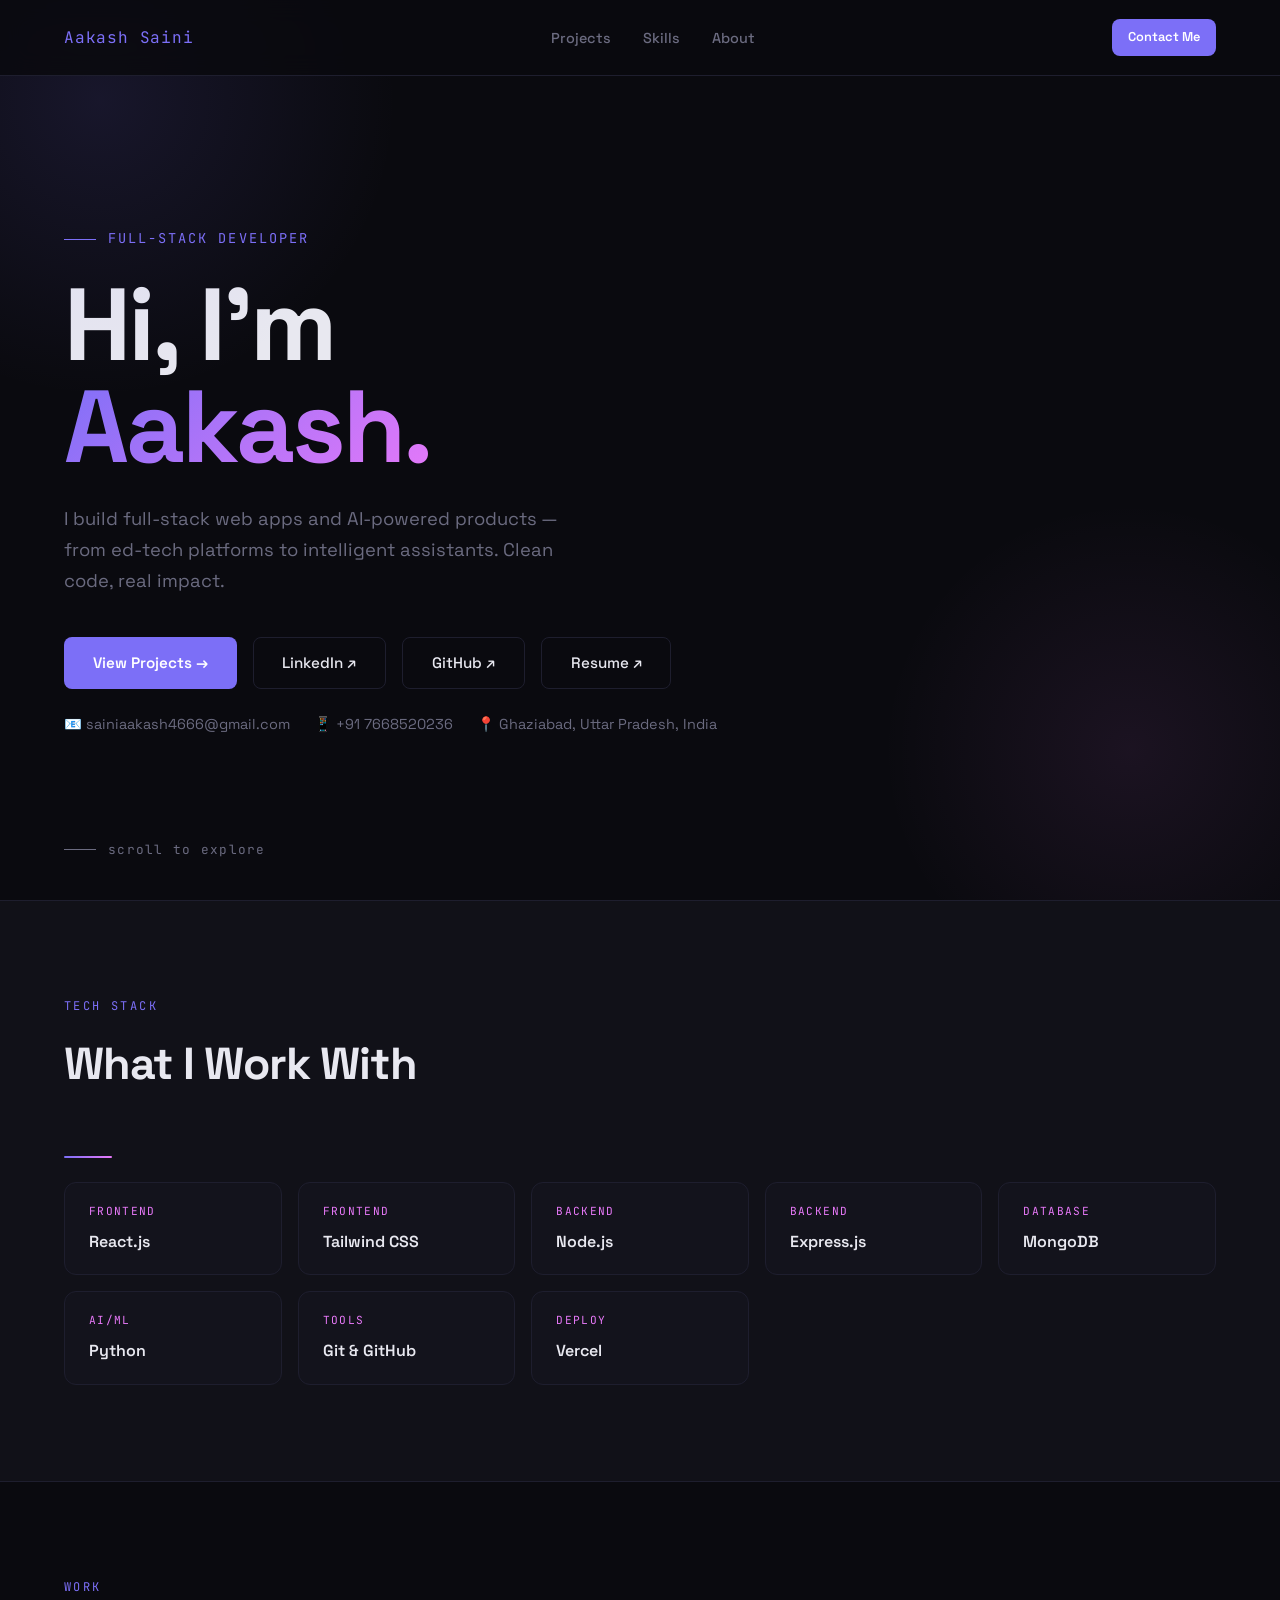
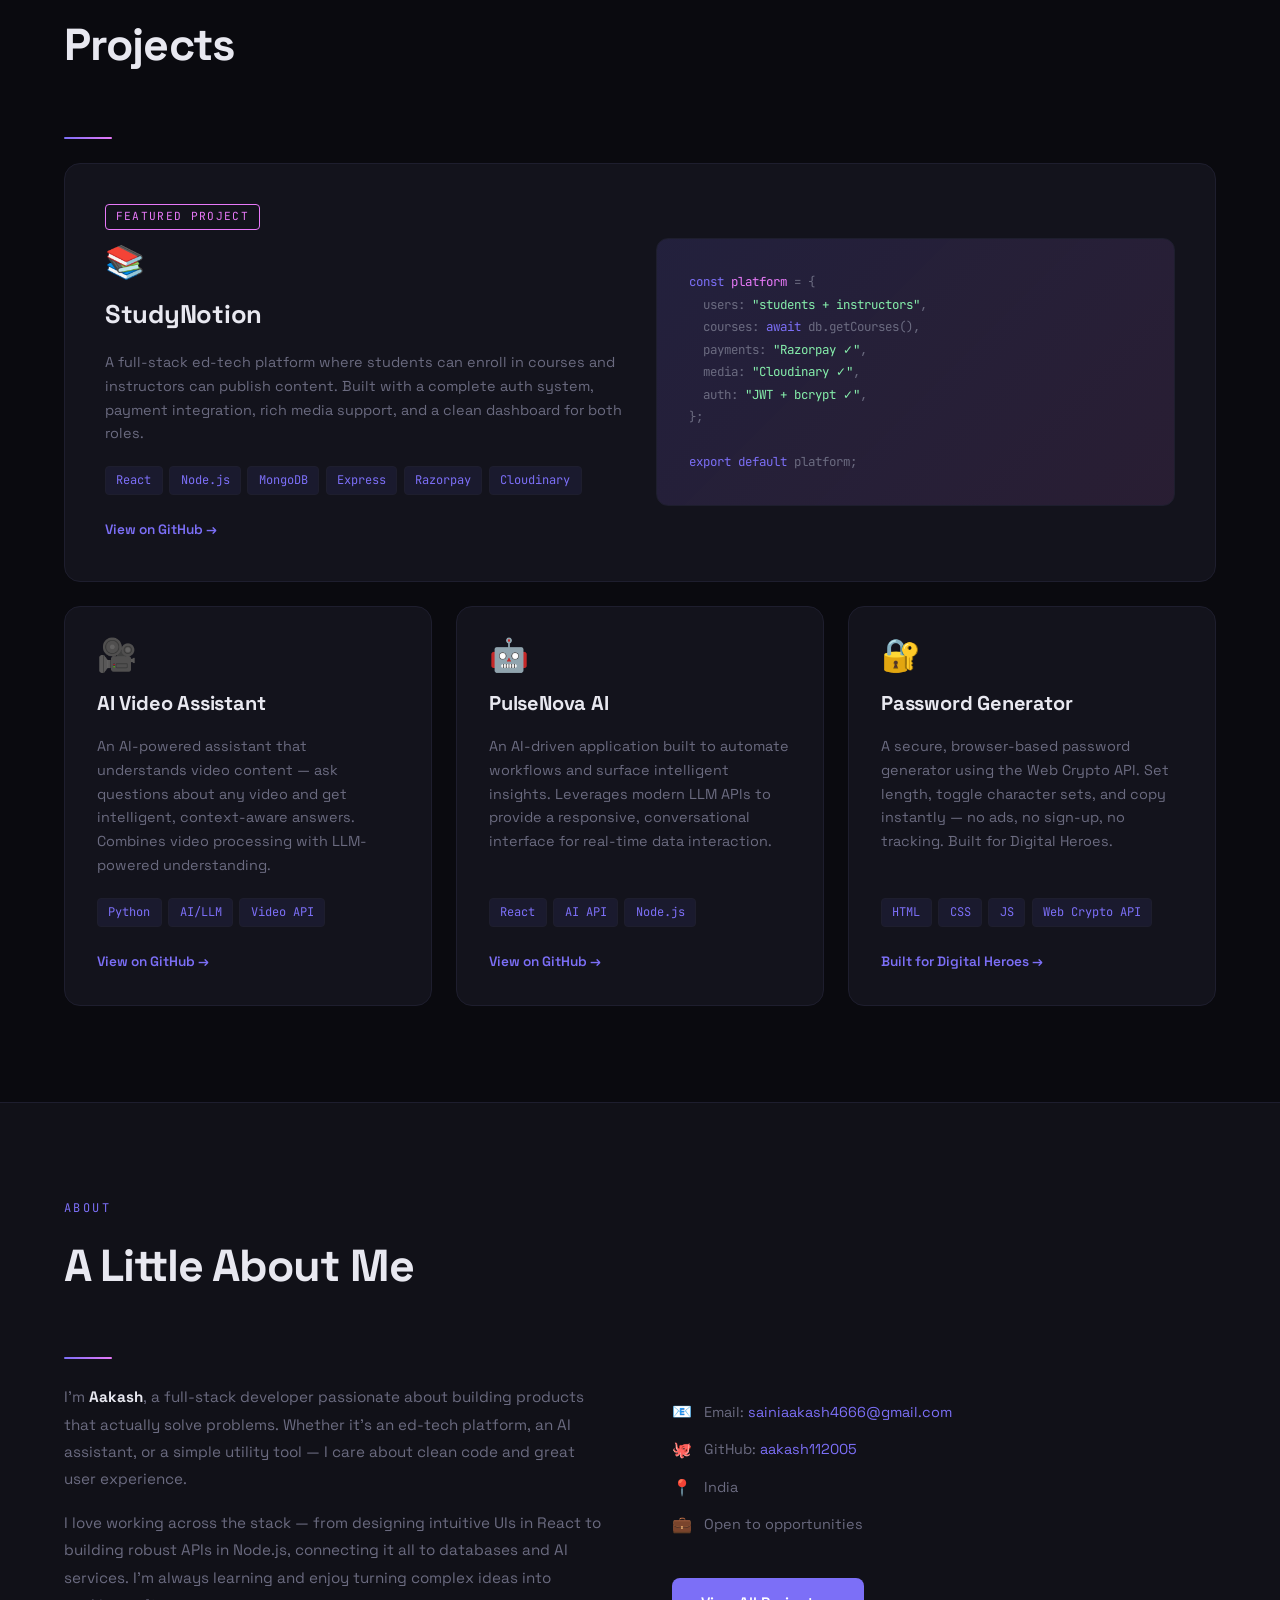
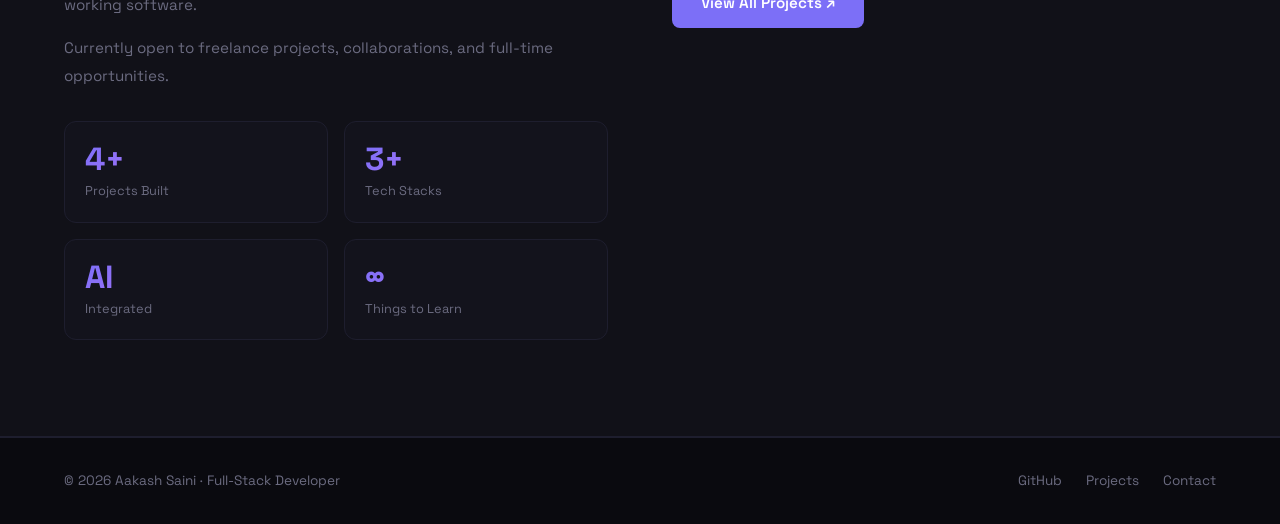
<file: index.html>
<!DOCTYPE html>
<html lang="en">
<head>
<meta charset="UTF-8">
<meta name="viewport" content="width=device-width, initial-scale=1.0">
<title>Aakash — Developer Portfolio</title>
<link href="https://fonts.googleapis.com/css2?family=Space+Grotesk:wght@300;400;500;600;700&family=JetBrains+Mono:wght@400;500&display=swap" rel="stylesheet">
<style>
  *, *::before, *::after { box-sizing: border-box; margin: 0; padding: 0; }

  :root {
    --bg: #0a0a0f;
    --surface: #111118;
    --border: #1e1e2e;
    --accent: #7c6ff7;
    --accent2: #e879f9;
    --text: #e8e8f0;
    --muted: #6b6b80;
    --card: #13131c;
    --tag-bg: #1a1a2e;
  }

  html { scroll-behavior: smooth; }

  body {
    background: var(--bg);
    color: var(--text);
    font-family: 'Space Grotesk', sans-serif;
    line-height: 1.6;
    overflow-x: hidden;
  }

  /* NAV */
  nav {
    position: fixed;
    top: 0; left: 0; right: 0;
    z-index: 100;
    display: flex;
    justify-content: space-between;
    align-items: center;
    padding: 1.2rem 5%;
    background: rgba(10,10,15,0.85);
    backdrop-filter: blur(12px);
    border-bottom: 1px solid var(--border);
  }

  .nav-logo {
    font-family: 'JetBrains Mono', monospace;
    font-size: 1rem;
    color: var(--accent);
    letter-spacing: 0.05em;
  }

  .nav-links {
    display: flex;
    gap: 2rem;
    list-style: none;
  }

  .nav-links a {
    color: var(--muted);
    text-decoration: none;
    font-size: 0.9rem;
    font-weight: 500;
    transition: color 0.2s;
  }

  .nav-links a:hover { color: var(--text); }

  /* HERO */
  .hero {
    min-height: 100vh;
    display: flex;
    flex-direction: column;
    justify-content: center;
    padding: 8rem 5% 4rem;
    position: relative;
    overflow: hidden;
  }

  .hero::before {
    content: '';
    position: absolute;
    top: -200px; left: -200px;
    width: 600px; height: 600px;
    background: radial-gradient(circle, rgba(124,111,247,0.12) 0%, transparent 70%);
    pointer-events: none;
  }

  .hero::after {
    content: '';
    position: absolute;
    bottom: -100px; right: -100px;
    width: 500px; height: 500px;
    background: radial-gradient(circle, rgba(232,121,249,0.08) 0%, transparent 70%);
    pointer-events: none;
  }

  .hero-eyebrow {
    font-family: 'JetBrains Mono', monospace;
    font-size: 0.85rem;
    color: var(--accent);
    letter-spacing: 0.15em;
    text-transform: uppercase;
    margin-bottom: 1.5rem;
    display: flex;
    align-items: center;
    gap: 0.75rem;
  }

  .hero-eyebrow::before {
    content: '';
    display: inline-block;
    width: 2rem;
    height: 1px;
    background: var(--accent);
  }

  h1 {
    font-size: clamp(3rem, 8vw, 6.5rem);
    font-weight: 700;
    line-height: 1;
    letter-spacing: -0.03em;
    margin-bottom: 1.5rem;
  }

  .name-gradient {
    background: linear-gradient(135deg, var(--accent), var(--accent2));
    -webkit-background-clip: text;
    -webkit-text-fill-color: transparent;
    background-clip: text;
  }

  .hero-desc {
    font-size: 1.15rem;
    color: var(--muted);
    max-width: 520px;
    margin-bottom: 2.5rem;
    line-height: 1.7;
  }

  .hero-cta {
    display: flex;
    gap: 1rem;
    flex-wrap: wrap;
  }

  .btn-primary {
    display: inline-flex;
    align-items: center;
    gap: 0.5rem;
    background: var(--accent);
    color: #fff;
    text-decoration: none;
    padding: 0.8rem 1.8rem;
    border-radius: 8px;
    font-weight: 600;
    font-size: 0.95rem;
    transition: opacity 0.2s, transform 0.2s;
  }

  .btn-primary:hover { opacity: 0.88; transform: translateY(-1px); }

  .btn-ghost {
    display: inline-flex;
    align-items: center;
    gap: 0.5rem;
    border: 1px solid var(--border);
    color: var(--text);
    text-decoration: none;
    padding: 0.8rem 1.8rem;
    border-radius: 8px;
    font-weight: 500;
    font-size: 0.95rem;
    transition: border-color 0.2s, transform 0.2s;
  }

  .btn-ghost:hover { border-color: var(--accent); transform: translateY(-1px); }

  /* SCROLL INDICATOR */
  .scroll-hint {
    position: absolute;
    bottom: 2.5rem;
    left: 5%;
    display: flex;
    align-items: center;
    gap: 0.75rem;
    color: var(--muted);
    font-size: 0.8rem;
    font-family: 'JetBrains Mono', monospace;
    letter-spacing: 0.1em;
  }

  .scroll-line {
    width: 2rem;
    height: 1px;
    background: var(--muted);
    animation: scrollPulse 2s ease-in-out infinite;
  }

  @keyframes scrollPulse {
    0%, 100% { width: 2rem; opacity: 0.4; }
    50% { width: 3rem; opacity: 1; }
  }

  /* SECTIONS */
  section {
    padding: 6rem 5%;
  }

  .section-label {
    font-family: 'JetBrains Mono', monospace;
    font-size: 0.75rem;
    color: var(--accent);
    letter-spacing: 0.2em;
    text-transform: uppercase;
    margin-bottom: 0.75rem;
  }

  h2 {
    font-size: clamp(1.8rem, 4vw, 2.8rem);
    font-weight: 700;
    letter-spacing: -0.02em;
    margin-bottom: 3.5rem;
  }

  /* SKILLS */
  #skills { background: var(--surface); border-top: 1px solid var(--border); border-bottom: 1px solid var(--border); }

  .skills-grid {
    display: grid;
    grid-template-columns: repeat(auto-fit, minmax(200px, 1fr));
    gap: 1rem;
  }

  .skill-card {
    background: var(--card);
    border: 1px solid var(--border);
    border-radius: 12px;
    padding: 1.25rem 1.5rem;
    display: flex;
    flex-direction: column;
    gap: 0.5rem;
    transition: border-color 0.2s, transform 0.2s;
  }

  .skill-card:hover {
    border-color: var(--accent);
    transform: translateY(-2px);
  }

  .skill-cat {
    font-size: 0.7rem;
    font-family: 'JetBrains Mono', monospace;
    color: var(--accent2);
    letter-spacing: 0.12em;
    text-transform: uppercase;
  }

  .skill-name {
    font-size: 1rem;
    font-weight: 600;
  }

  /* PROJECTS */
  .projects-grid {
    display: grid;
    grid-template-columns: repeat(auto-fit, minmax(300px, 1fr));
    gap: 1.5rem;
  }

  .project-card {
    background: var(--card);
    border: 1px solid var(--border);
    border-radius: 16px;
    padding: 2rem;
    display: flex;
    flex-direction: column;
    gap: 1rem;
    transition: border-color 0.25s, transform 0.25s;
    position: relative;
    overflow: hidden;
  }

  .project-card::before {
    content: '';
    position: absolute;
    top: 0; left: 0; right: 0;
    height: 3px;
    background: linear-gradient(90deg, var(--accent), var(--accent2));
    opacity: 0;
    transition: opacity 0.25s;
  }

  .project-card:hover {
    border-color: var(--accent);
    transform: translateY(-4px);
  }

  .project-card:hover::before { opacity: 1; }

  .project-icon {
    font-size: 2rem;
    line-height: 1;
  }

  .project-title {
    font-size: 1.25rem;
    font-weight: 700;
    letter-spacing: -0.01em;
  }

  .project-desc {
    color: var(--muted);
    font-size: 0.9rem;
    line-height: 1.65;
    flex: 1;
  }

  .project-tags {
    display: flex;
    flex-wrap: wrap;
    gap: 0.4rem;
    margin-top: 0.25rem;
  }

  .tag {
    background: var(--tag-bg);
    color: var(--accent);
    font-size: 0.75rem;
    font-family: 'JetBrains Mono', monospace;
    padding: 0.25rem 0.65rem;
    border-radius: 4px;
    border: 1px solid var(--border);
  }

  .project-link {
    display: inline-flex;
    align-items: center;
    gap: 0.4rem;
    color: var(--accent);
    text-decoration: none;
    font-size: 0.85rem;
    font-weight: 600;
    margin-top: 0.5rem;
    transition: gap 0.2s;
  }

  .project-link:hover { gap: 0.65rem; }

  /* FEATURED PROJECT */
  .project-card.featured {
    grid-column: 1 / -1;
    display: grid;
    grid-template-columns: 1fr 1fr;
    gap: 2rem;
    align-items: center;
    padding: 2.5rem;
  }

  .project-card.featured .project-info { display: flex; flex-direction: column; gap: 1rem; }
  .project-card.featured .project-title { font-size: 1.6rem; }

  .featured-badge {
    display: inline-block;
    font-family: 'JetBrains Mono', monospace;
    font-size: 0.7rem;
    letter-spacing: 0.12em;
    text-transform: uppercase;
    color: var(--accent2);
    border: 1px solid var(--accent2);
    padding: 0.2rem 0.6rem;
    border-radius: 4px;
    width: fit-content;
  }

  .featured-visual {
    background: linear-gradient(135deg, rgba(124,111,247,0.15), rgba(232,121,249,0.1));
    border: 1px solid var(--border);
    border-radius: 12px;
    padding: 2rem;
    font-family: 'JetBrains Mono', monospace;
    font-size: 0.78rem;
    color: var(--muted);
    line-height: 1.8;
  }

  .code-accent { color: var(--accent); }
  .code-accent2 { color: var(--accent2); }
  .code-str { color: #86efac; }

  /* ABOUT */
  #about { background: var(--surface); border-top: 1px solid var(--border); border-bottom: 1px solid var(--border); }

  .about-grid {
    display: grid;
    grid-template-columns: 1fr 1fr;
    gap: 4rem;
    align-items: start;
  }

  .about-text p {
    color: var(--muted);
    line-height: 1.8;
    margin-bottom: 1rem;
    font-size: 0.95rem;
  }

  .about-text p strong { color: var(--text); }

  .stats {
    display: grid;
    grid-template-columns: 1fr 1fr;
    gap: 1rem;
    margin-top: 2rem;
  }

  .stat {
    background: var(--card);
    border: 1px solid var(--border);
    border-radius: 12px;
    padding: 1.25rem;
  }

  .stat-num {
    font-size: 2rem;
    font-weight: 700;
    background: linear-gradient(135deg, var(--accent), var(--accent2));
    -webkit-background-clip: text;
    -webkit-text-fill-color: transparent;
    background-clip: text;
    line-height: 1.1;
  }

  .stat-label { color: var(--muted); font-size: 0.8rem; margin-top: 0.25rem; }

  .about-contact { display: flex; flex-direction: column; gap: 0.75rem; margin-top: 1rem; }

  .contact-row {
    display: flex;
    align-items: center;
    gap: 0.75rem;
    color: var(--muted);
    font-size: 0.9rem;
  }

  .contact-icon { font-size: 1rem; }

  .contact-row a { color: var(--accent); text-decoration: none; }
  .contact-row a:hover { text-decoration: underline; }

  /* FOOTER */
  footer {
    padding: 2rem 5%;
    border-top: 1px solid var(--border);
    display: flex;
    justify-content: space-between;
    align-items: center;
    flex-wrap: wrap;
    gap: 1rem;
  }

  footer p { color: var(--muted); font-size: 0.85rem; }

  .footer-links {
    display: flex;
    gap: 1.5rem;
  }

  .footer-links a {
    color: var(--muted);
    text-decoration: none;
    font-size: 0.85rem;
    transition: color 0.2s;
  }

  .footer-links a:hover { color: var(--accent); }

  /* DIVIDER */
  .divider {
    width: 3rem;
    height: 2px;
    background: linear-gradient(90deg, var(--accent), var(--accent2));
    margin-bottom: 1.5rem;
    border-radius: 2px;
  }

  /* RESPONSIVE */
  @media (max-width: 768px) {
    nav { padding: 1rem 5%; }
    .nav-links { gap: 1.2rem; }

    .project-card.featured {
      grid-column: auto;
      grid-template-columns: 1fr;
    }

    .featured-visual { display: none; }

    .about-grid { grid-template-columns: 1fr; gap: 2rem; }

    footer { flex-direction: column; align-items: flex-start; }
  }
  .hero-contact {
    display: flex;
    flex-wrap: wrap;
    gap: 1.5rem;
    margin-top: 1.5rem;
}

.contact-item {
    color: var(--muted);
    text-decoration: none;
    font-size: 0.9rem;
    transition: all 0.3s ease;
    cursor: pointer;
}

.contact-item:hover {
    color: var(--accent);
    transform: translateY(-2px);
}

.contact-btn {
    background: var(--accent);
    color: white;
    text-decoration: none;
    padding: 0.5rem 1rem;
    border-radius: 8px;
    font-size: 0.8rem;
    font-weight: 600;
    transition: all 0.3s ease;
}

.contact-btn:hover {
    opacity: 0.9;
    transform: translateY(-2px);
    cursor: pointer;
}
</style>
</head>
<body>

<!-- NAV -->
<nav>
  <span class="nav-logo">Aakash Saini</span>
  <ul class="nav-links">
    <li><a href="#projects">Projects</a></li>
    <li><a href="#skills">Skills</a></li>
    <li><a href="#about">About</a></li>
  </ul>
   <a href="mailto:sainiaakash4666@gmail.com" class="contact-btn">
    Contact Me
  </a>
</nav>

<!-- HERO -->
<section class="hero">
  <div class="hero-eyebrow">Full-Stack Developer</div>
  <h1>Hi, I'm<br><span class="name-gradient">Aakash.</span></h1>
  <p class="hero-desc">
    I build full-stack web apps and AI-powered products — from ed-tech platforms to intelligent assistants. Clean code, real impact.
  </p>
  <div class="hero-cta">
    <a href="#projects" class="btn-primary">View Projects →</a>
     <a href="https://www.linkedin.com/in/aakash-saini112005" target="_blank" class="btn-ghost">
    LinkedIn ↗
  </a>
    <a href="https://github.com/aakash112005" target="_blank" class="btn-ghost">GitHub ↗</a>
    <a href="https://drive.google.com/file/d/1ILzwZxKN__PB42fBj9YPe0d6lIrax3HI/view?usp=drive_link" target="_blank" class="btn-ghost">Resume ↗</a>
  </div>

 <div class="hero-contact">
    
    <a href="mailto:sainiaakash4666@gmail.com" class="contact-item">
        📧 sainiaakash4666@gmail.com
    </a>

    <a href="tel:+917668520236" class="contact-item">
        📱 +91 7668520236
    </a>

    <span class="contact-item">
        📍 Ghaziabad, Uttar Pradesh, India
    </span>

</div>

  <div class="scroll-hint">
    <span class="scroll-line"></span>
    scroll to explore
  </div>
</section>

<!-- SKILLS -->
<section id="skills">
  <div class="section-label">Tech Stack</div>
  <h2>What I Work With</h2>
  <div class="divider"></div>
  <div class="skills-grid">
    <div class="skill-card">
      <span class="skill-cat">Frontend</span>
      <span class="skill-name">React.js</span>
    </div>
    <div class="skill-card">
      <span class="skill-cat">Frontend</span>
      <span class="skill-name">Tailwind CSS</span>
    </div>
    <div class="skill-card">
      <span class="skill-cat">Backend</span>
      <span class="skill-name">Node.js</span>
    </div>
    <div class="skill-card">
      <span class="skill-cat">Backend</span>
      <span class="skill-name">Express.js</span>
    </div>
    <div class="skill-card">
      <span class="skill-cat">Database</span>
      <span class="skill-name">MongoDB</span>
    </div>
    <div class="skill-card">
      <span class="skill-cat">AI/ML</span>
      <span class="skill-name">Python</span>
    </div>
    <div class="skill-card">
      <span class="skill-cat">Tools</span>
      <span class="skill-name">Git & GitHub</span>
    </div>
    <div class="skill-card">
      <span class="skill-cat">Deploy</span>
      <span class="skill-name">Vercel</span>
    </div>
  </div>
</section>

<!-- PROJECTS -->
<section id="projects">
  <div class="section-label">Work</div>
  <h2>Projects</h2>
  <div class="divider"></div>

  <div class="projects-grid">

    <!-- FEATURED -->
    <div class="project-card featured">
      <div class="project-info">
        <span class="featured-badge">Featured Project</span>
        <div class="project-icon">📚</div>
        <div class="project-title">StudyNotion</div>
        <p class="project-desc">
          A full-stack ed-tech platform where students can enroll in courses and instructors can publish content. Built with a complete auth system, payment integration, rich media support, and a clean dashboard for both roles.
        </p>
        <div class="project-tags">
          <span class="tag">React</span>
          <span class="tag">Node.js</span>
          <span class="tag">MongoDB</span>
          <span class="tag">Express</span>
          <span class="tag">Razorpay</span>
          <span class="tag">Cloudinary</span>
        </div>
        <a href="https://github.com/aakash112005/StudyNotion" target="_blank" class="project-link">View on GitHub →</a>
      </div>
      <div class="featured-visual">
        <span class="code-accent">const</span> <span class="code-accent2">platform</span> = {<br>
        &nbsp;&nbsp;users: <span class="code-str">"students + instructors"</span>,<br>
        &nbsp;&nbsp;courses: <span class="code-accent">await</span> db.getCourses(),<br>
        &nbsp;&nbsp;payments: <span class="code-str">"Razorpay ✓"</span>,<br>
        &nbsp;&nbsp;media: <span class="code-str">"Cloudinary ✓"</span>,<br>
        &nbsp;&nbsp;auth: <span class="code-str">"JWT + bcrypt ✓"</span>,<br>
        };<br><br>
        <span class="code-accent">export default</span> platform;
      </div>
    </div>

    <!-- AI VIDEO -->
    <div class="project-card">
      <div class="project-icon">🎥</div>
      <div class="project-title">AI Video Assistant</div>
      <p class="project-desc">
        An AI-powered assistant that understands video content — ask questions about any video and get intelligent, context-aware answers. Combines video processing with LLM-powered understanding.
      </p>
      <div class="project-tags">
        <span class="tag">Python</span>
        <span class="tag">AI/LLM</span>
        <span class="tag">Video API</span>
      </div>
      <a href="https://github.com/aakash112005/ai-video-assistant" target="_blank" class="project-link">View on GitHub →</a>
    </div>

    <!-- PULSENOVA -->
    <div class="project-card">
      <div class="project-icon">🤖</div>
      <div class="project-title">PulseNova AI</div>
      <p class="project-desc">
        An AI-driven application built to automate workflows and surface intelligent insights. Leverages modern LLM APIs to provide a responsive, conversational interface for real-time data interaction.
      </p>
      <div class="project-tags">
        <span class="tag">React</span>
        <span class="tag">AI API</span>
        <span class="tag">Node.js</span>
      </div>
      <a href="https://github.com/aakash112005/PulseNova-AI" target="_blank" class="project-link">View on GitHub →</a>
    </div>

    <!-- PASSWORD GEN -->
    <div class="project-card">
      <div class="project-icon">🔐</div>
      <div class="project-title">Password Generator</div>
      <p class="project-desc">
        A secure, browser-based password generator using the Web Crypto API. Set length, toggle character sets, and copy instantly — no ads, no sign-up, no tracking. Built for Digital Heroes.
      </p>
      <div class="project-tags">
        <span class="tag">HTML</span>
        <span class="tag">CSS</span>
        <span class="tag">JS</span>
        <span class="tag">Web Crypto API</span>
      </div>
      <a href="https://digitalheroesco.com" target="_blank" class="project-link">Built for Digital Heroes →</a>
    </div>

  </div>
</section>

<!-- ABOUT -->
<section id="about">
  <div class="section-label">About</div>
  <h2>A Little About Me</h2>
  <div class="divider"></div>

  <div class="about-grid">
    <div class="about-text">
      <p>
        I'm <strong>Aakash</strong>, a full-stack developer passionate about building products that actually solve problems. Whether it's an ed-tech platform, an AI assistant, or a simple utility tool — I care about clean code and great user experience.
      </p>
      <p>
        I love working across the stack — from designing intuitive UIs in React to building robust APIs in Node.js, connecting it all to databases and AI services. I'm always learning and enjoy turning complex ideas into working software.
      </p>
      <p>
        Currently open to freelance projects, collaborations, and full-time opportunities.
      </p>

      <div class="stats">
        <div class="stat">
          <div class="stat-num">4+</div>
          <div class="stat-label">Projects Built</div>
        </div>
        <div class="stat">
          <div class="stat-num">3+</div>
          <div class="stat-label">Tech Stacks</div>
        </div>
        <div class="stat">
          <div class="stat-num">AI</div>
          <div class="stat-label">Integrated</div>
        </div>
        <div class="stat">
          <div class="stat-num">∞</div>
          <div class="stat-label">Things to Learn</div>
        </div>
      </div>
    </div>

    <div>
      <div class="about-contact">
        <div class="contact-row">
          <span class="contact-icon">📧</span>
          <span>Email: <a href="mailto:sainiaakash4666@gmail.com">sainiaakash4666@gmail.com</a></span>
        </div>
        <div class="contact-row">
          <span class="contact-icon">🐙</span>
          <span>GitHub: <a href="https://github.com/aakash112005" target="_blank">aakash112005</a></span>
        </div>
        <div class="contact-row">
          <span class="contact-icon">📍</span>
          <span>India</span>
        </div>
        <div class="contact-row">
          <span class="contact-icon">💼</span>
          <span>Open to opportunities</span>
        </div>
      </div>

      <div style="margin-top: 2.5rem;">
        <a href="https://github.com/aakash112005" target="_blank" class="btn-primary">View All Projects ↗</a>
      </div>
    </div>
  </div>
</section>

<!-- FOOTER -->
<footer>
  <p>© 2026 Aakash Saini · Full-Stack Developer</p>
  <div class="footer-links">
    <a href="https://github.com/aakash112005" target="_blank">GitHub</a>
    <a href="#projects">Projects</a>
    <a href="#about">Contact</a>
  </div>
</footer>

</body>
</html>
</file>
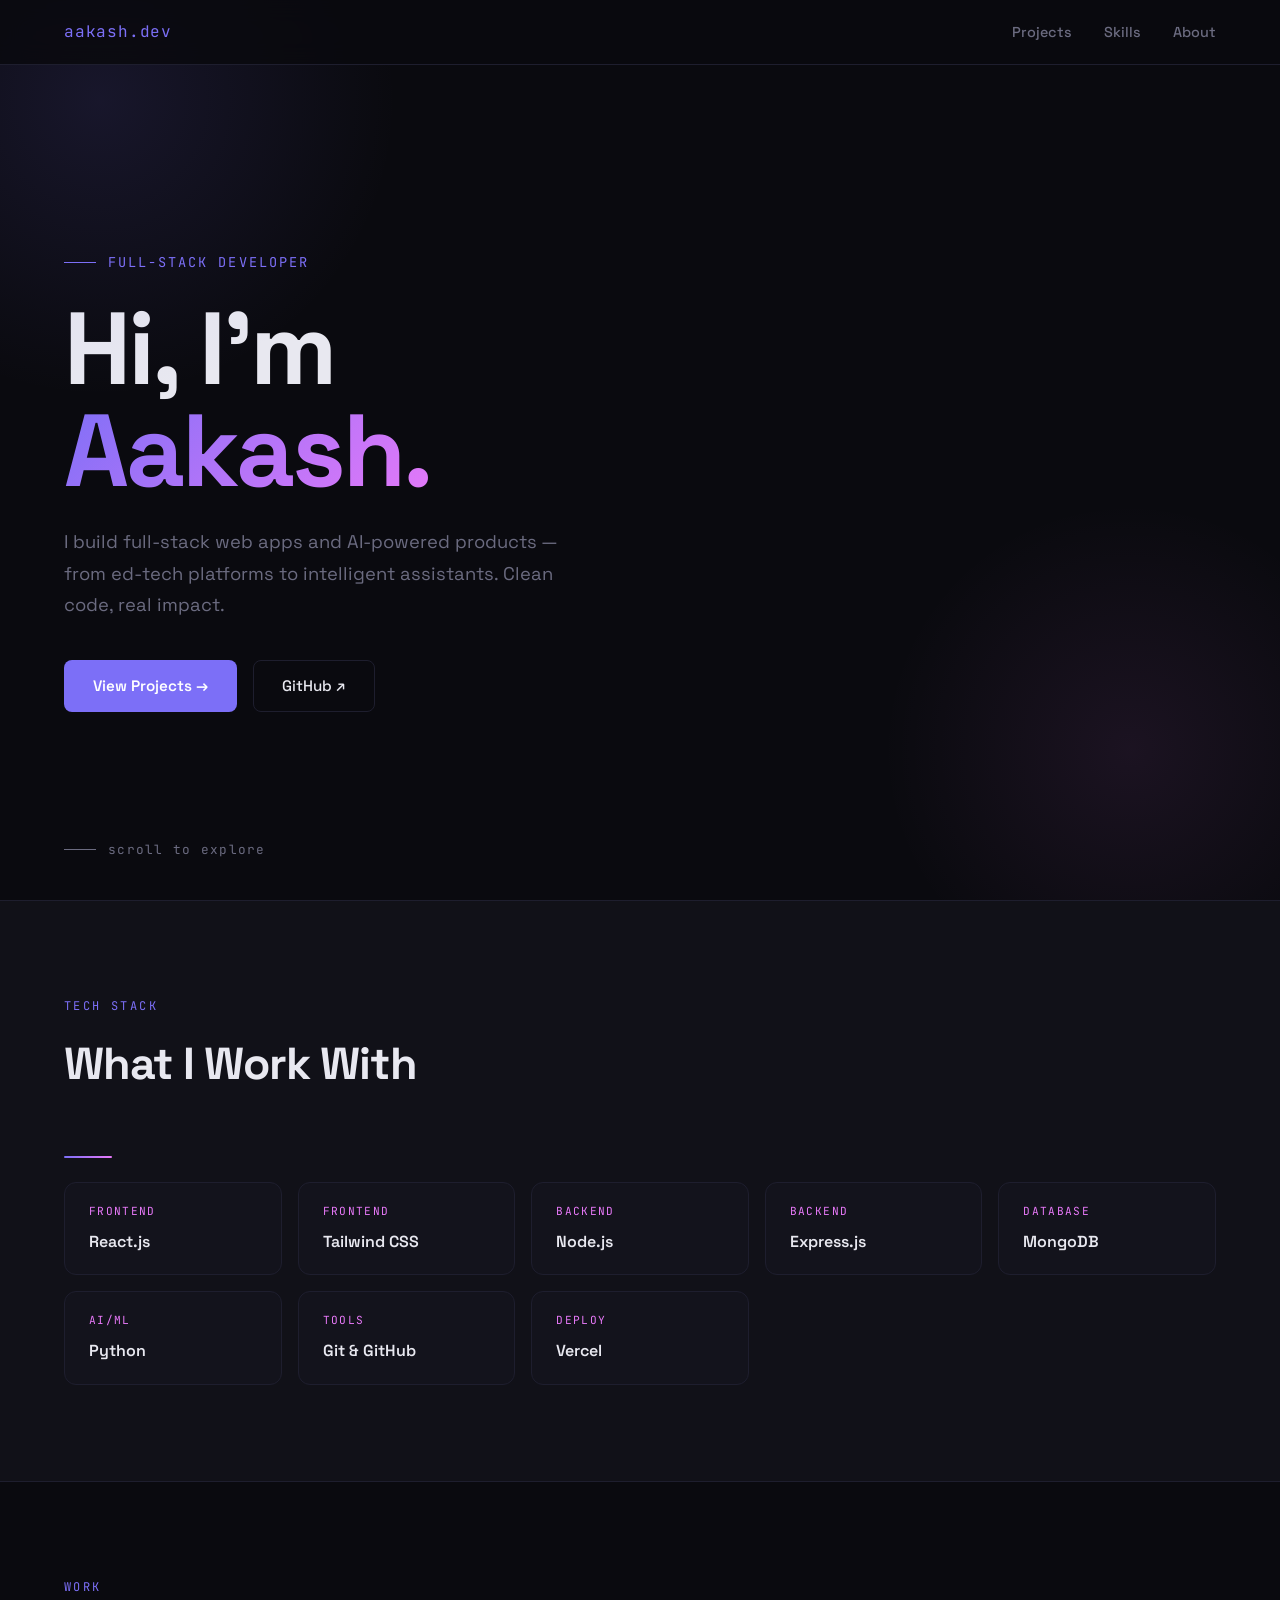
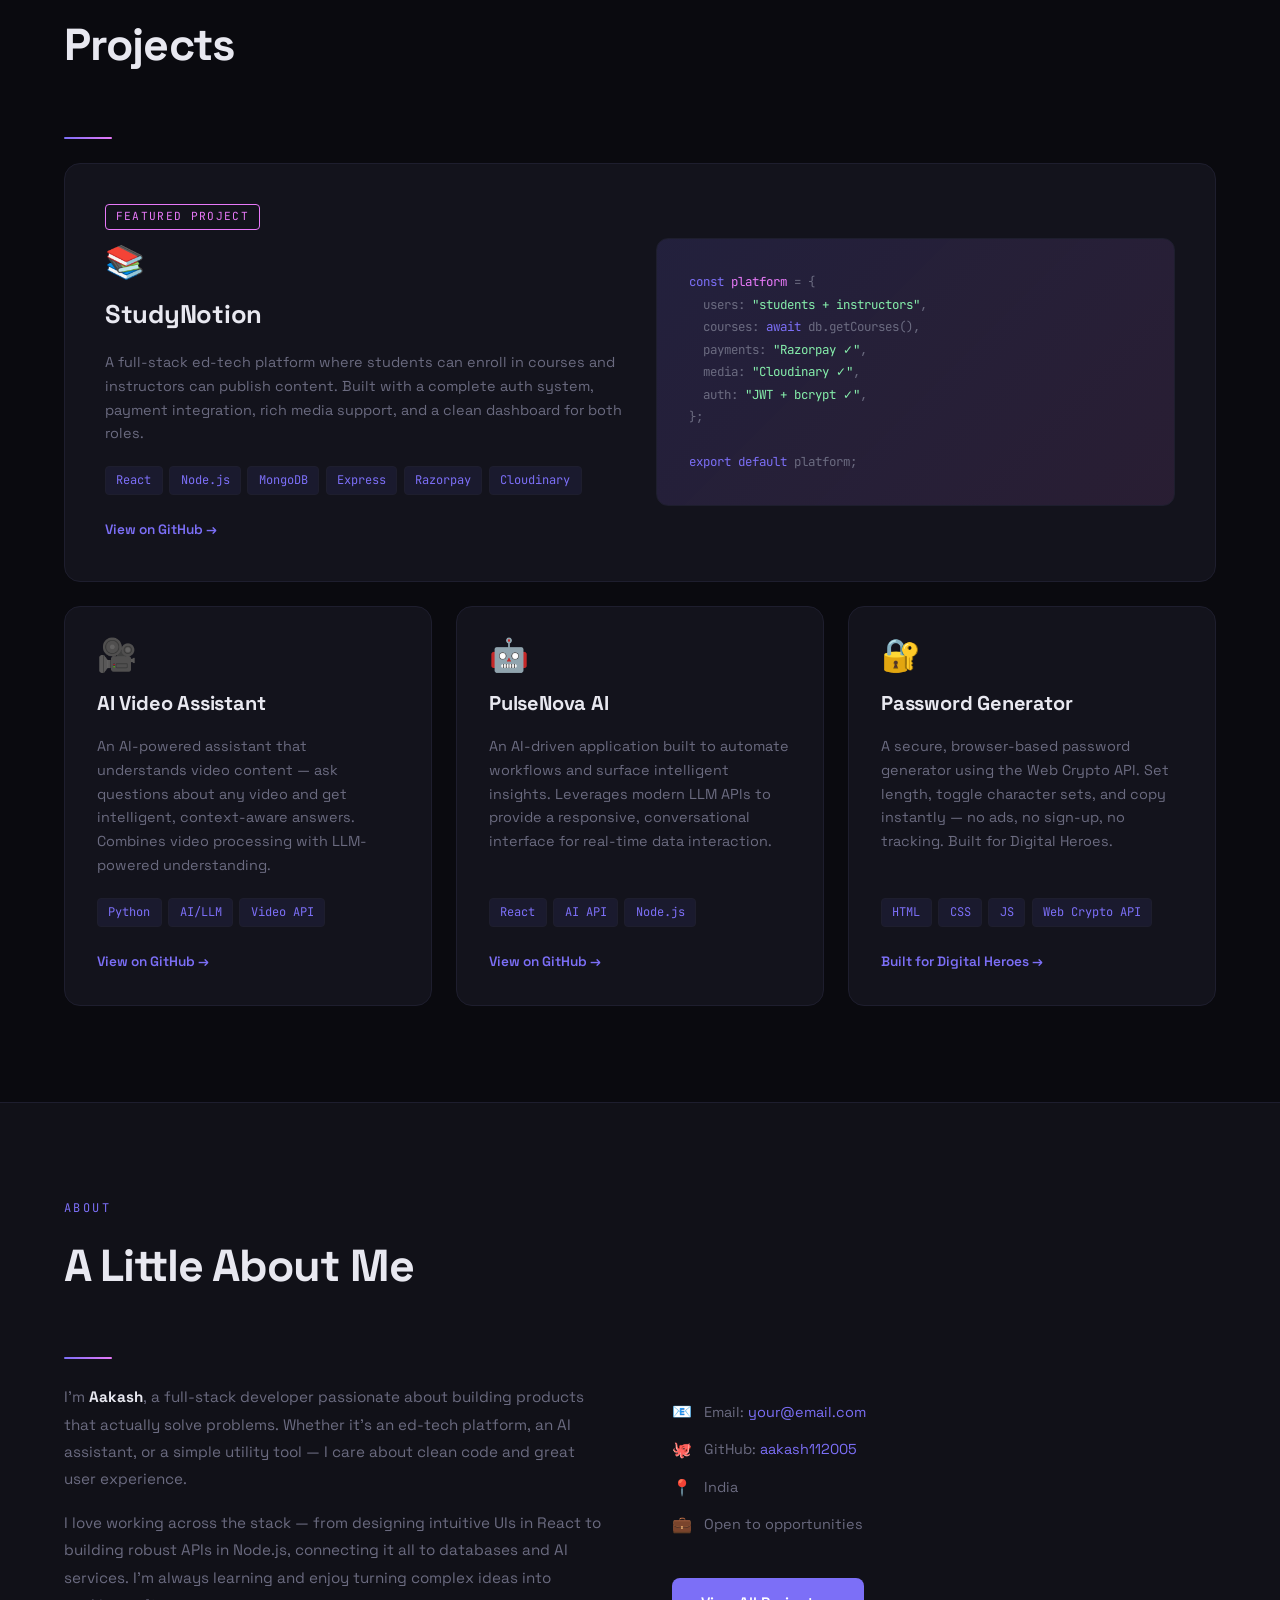
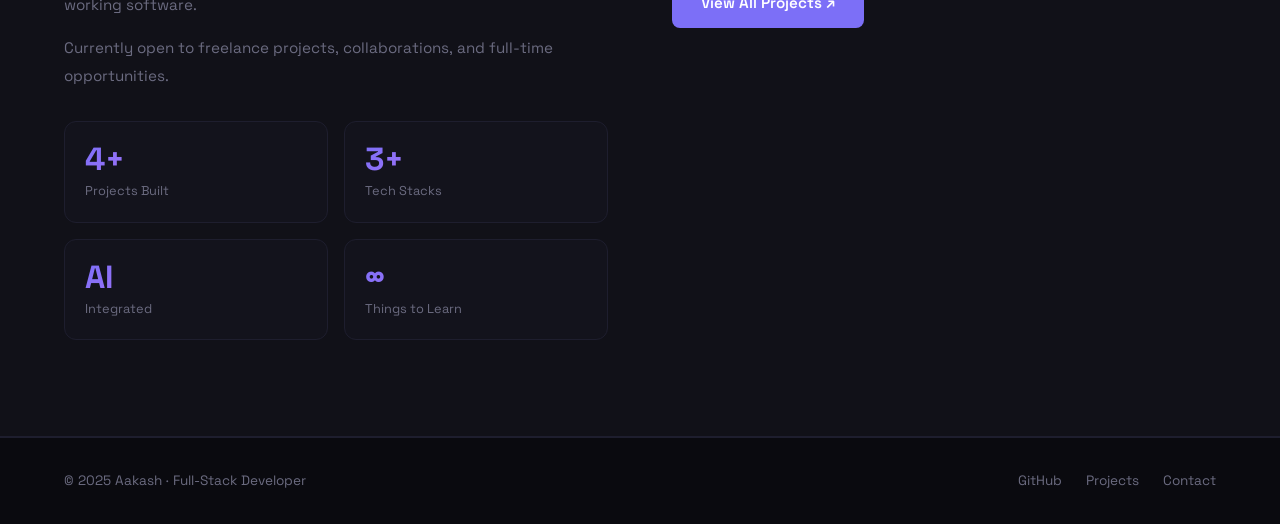
<file: index (1).html>
<!DOCTYPE html>
<html lang="en">
<head>
<meta charset="UTF-8">
<meta name="viewport" content="width=device-width, initial-scale=1.0">
<title>Aakash — Developer Portfolio</title>
<link href="https://fonts.googleapis.com/css2?family=Space+Grotesk:wght@300;400;500;600;700&family=JetBrains+Mono:wght@400;500&display=swap" rel="stylesheet">
<style>
  *, *::before, *::after { box-sizing: border-box; margin: 0; padding: 0; }

  :root {
    --bg: #0a0a0f;
    --surface: #111118;
    --border: #1e1e2e;
    --accent: #7c6ff7;
    --accent2: #e879f9;
    --text: #e8e8f0;
    --muted: #6b6b80;
    --card: #13131c;
    --tag-bg: #1a1a2e;
  }

  html { scroll-behavior: smooth; }

  body {
    background: var(--bg);
    color: var(--text);
    font-family: 'Space Grotesk', sans-serif;
    line-height: 1.6;
    overflow-x: hidden;
  }

  /* NAV */
  nav {
    position: fixed;
    top: 0; left: 0; right: 0;
    z-index: 100;
    display: flex;
    justify-content: space-between;
    align-items: center;
    padding: 1.2rem 5%;
    background: rgba(10,10,15,0.85);
    backdrop-filter: blur(12px);
    border-bottom: 1px solid var(--border);
  }

  .nav-logo {
    font-family: 'JetBrains Mono', monospace;
    font-size: 1rem;
    color: var(--accent);
    letter-spacing: 0.05em;
  }

  .nav-links {
    display: flex;
    gap: 2rem;
    list-style: none;
  }

  .nav-links a {
    color: var(--muted);
    text-decoration: none;
    font-size: 0.9rem;
    font-weight: 500;
    transition: color 0.2s;
  }

  .nav-links a:hover { color: var(--text); }

  /* HERO */
  .hero {
    min-height: 100vh;
    display: flex;
    flex-direction: column;
    justify-content: center;
    padding: 8rem 5% 4rem;
    position: relative;
    overflow: hidden;
  }

  .hero::before {
    content: '';
    position: absolute;
    top: -200px; left: -200px;
    width: 600px; height: 600px;
    background: radial-gradient(circle, rgba(124,111,247,0.12) 0%, transparent 70%);
    pointer-events: none;
  }

  .hero::after {
    content: '';
    position: absolute;
    bottom: -100px; right: -100px;
    width: 500px; height: 500px;
    background: radial-gradient(circle, rgba(232,121,249,0.08) 0%, transparent 70%);
    pointer-events: none;
  }

  .hero-eyebrow {
    font-family: 'JetBrains Mono', monospace;
    font-size: 0.85rem;
    color: var(--accent);
    letter-spacing: 0.15em;
    text-transform: uppercase;
    margin-bottom: 1.5rem;
    display: flex;
    align-items: center;
    gap: 0.75rem;
  }

  .hero-eyebrow::before {
    content: '';
    display: inline-block;
    width: 2rem;
    height: 1px;
    background: var(--accent);
  }

  h1 {
    font-size: clamp(3rem, 8vw, 6.5rem);
    font-weight: 700;
    line-height: 1;
    letter-spacing: -0.03em;
    margin-bottom: 1.5rem;
  }

  .name-gradient {
    background: linear-gradient(135deg, var(--accent), var(--accent2));
    -webkit-background-clip: text;
    -webkit-text-fill-color: transparent;
    background-clip: text;
  }

  .hero-desc {
    font-size: 1.15rem;
    color: var(--muted);
    max-width: 520px;
    margin-bottom: 2.5rem;
    line-height: 1.7;
  }

  .hero-cta {
    display: flex;
    gap: 1rem;
    flex-wrap: wrap;
  }

  .btn-primary {
    display: inline-flex;
    align-items: center;
    gap: 0.5rem;
    background: var(--accent);
    color: #fff;
    text-decoration: none;
    padding: 0.8rem 1.8rem;
    border-radius: 8px;
    font-weight: 600;
    font-size: 0.95rem;
    transition: opacity 0.2s, transform 0.2s;
  }

  .btn-primary:hover { opacity: 0.88; transform: translateY(-1px); }

  .btn-ghost {
    display: inline-flex;
    align-items: center;
    gap: 0.5rem;
    border: 1px solid var(--border);
    color: var(--text);
    text-decoration: none;
    padding: 0.8rem 1.8rem;
    border-radius: 8px;
    font-weight: 500;
    font-size: 0.95rem;
    transition: border-color 0.2s, transform 0.2s;
  }

  .btn-ghost:hover { border-color: var(--accent); transform: translateY(-1px); }

  /* SCROLL INDICATOR */
  .scroll-hint {
    position: absolute;
    bottom: 2.5rem;
    left: 5%;
    display: flex;
    align-items: center;
    gap: 0.75rem;
    color: var(--muted);
    font-size: 0.8rem;
    font-family: 'JetBrains Mono', monospace;
    letter-spacing: 0.1em;
  }

  .scroll-line {
    width: 2rem;
    height: 1px;
    background: var(--muted);
    animation: scrollPulse 2s ease-in-out infinite;
  }

  @keyframes scrollPulse {
    0%, 100% { width: 2rem; opacity: 0.4; }
    50% { width: 3rem; opacity: 1; }
  }

  /* SECTIONS */
  section {
    padding: 6rem 5%;
  }

  .section-label {
    font-family: 'JetBrains Mono', monospace;
    font-size: 0.75rem;
    color: var(--accent);
    letter-spacing: 0.2em;
    text-transform: uppercase;
    margin-bottom: 0.75rem;
  }

  h2 {
    font-size: clamp(1.8rem, 4vw, 2.8rem);
    font-weight: 700;
    letter-spacing: -0.02em;
    margin-bottom: 3.5rem;
  }

  /* SKILLS */
  #skills { background: var(--surface); border-top: 1px solid var(--border); border-bottom: 1px solid var(--border); }

  .skills-grid {
    display: grid;
    grid-template-columns: repeat(auto-fit, minmax(200px, 1fr));
    gap: 1rem;
  }

  .skill-card {
    background: var(--card);
    border: 1px solid var(--border);
    border-radius: 12px;
    padding: 1.25rem 1.5rem;
    display: flex;
    flex-direction: column;
    gap: 0.5rem;
    transition: border-color 0.2s, transform 0.2s;
  }

  .skill-card:hover {
    border-color: var(--accent);
    transform: translateY(-2px);
  }

  .skill-cat {
    font-size: 0.7rem;
    font-family: 'JetBrains Mono', monospace;
    color: var(--accent2);
    letter-spacing: 0.12em;
    text-transform: uppercase;
  }

  .skill-name {
    font-size: 1rem;
    font-weight: 600;
  }

  /* PROJECTS */
  .projects-grid {
    display: grid;
    grid-template-columns: repeat(auto-fit, minmax(300px, 1fr));
    gap: 1.5rem;
  }

  .project-card {
    background: var(--card);
    border: 1px solid var(--border);
    border-radius: 16px;
    padding: 2rem;
    display: flex;
    flex-direction: column;
    gap: 1rem;
    transition: border-color 0.25s, transform 0.25s;
    position: relative;
    overflow: hidden;
  }

  .project-card::before {
    content: '';
    position: absolute;
    top: 0; left: 0; right: 0;
    height: 3px;
    background: linear-gradient(90deg, var(--accent), var(--accent2));
    opacity: 0;
    transition: opacity 0.25s;
  }

  .project-card:hover {
    border-color: var(--accent);
    transform: translateY(-4px);
  }

  .project-card:hover::before { opacity: 1; }

  .project-icon {
    font-size: 2rem;
    line-height: 1;
  }

  .project-title {
    font-size: 1.25rem;
    font-weight: 700;
    letter-spacing: -0.01em;
  }

  .project-desc {
    color: var(--muted);
    font-size: 0.9rem;
    line-height: 1.65;
    flex: 1;
  }

  .project-tags {
    display: flex;
    flex-wrap: wrap;
    gap: 0.4rem;
    margin-top: 0.25rem;
  }

  .tag {
    background: var(--tag-bg);
    color: var(--accent);
    font-size: 0.75rem;
    font-family: 'JetBrains Mono', monospace;
    padding: 0.25rem 0.65rem;
    border-radius: 4px;
    border: 1px solid var(--border);
  }

  .project-link {
    display: inline-flex;
    align-items: center;
    gap: 0.4rem;
    color: var(--accent);
    text-decoration: none;
    font-size: 0.85rem;
    font-weight: 600;
    margin-top: 0.5rem;
    transition: gap 0.2s;
  }

  .project-link:hover { gap: 0.65rem; }

  /* FEATURED PROJECT */
  .project-card.featured {
    grid-column: 1 / -1;
    display: grid;
    grid-template-columns: 1fr 1fr;
    gap: 2rem;
    align-items: center;
    padding: 2.5rem;
  }

  .project-card.featured .project-info { display: flex; flex-direction: column; gap: 1rem; }
  .project-card.featured .project-title { font-size: 1.6rem; }

  .featured-badge {
    display: inline-block;
    font-family: 'JetBrains Mono', monospace;
    font-size: 0.7rem;
    letter-spacing: 0.12em;
    text-transform: uppercase;
    color: var(--accent2);
    border: 1px solid var(--accent2);
    padding: 0.2rem 0.6rem;
    border-radius: 4px;
    width: fit-content;
  }

  .featured-visual {
    background: linear-gradient(135deg, rgba(124,111,247,0.15), rgba(232,121,249,0.1));
    border: 1px solid var(--border);
    border-radius: 12px;
    padding: 2rem;
    font-family: 'JetBrains Mono', monospace;
    font-size: 0.78rem;
    color: var(--muted);
    line-height: 1.8;
  }

  .code-accent { color: var(--accent); }
  .code-accent2 { color: var(--accent2); }
  .code-str { color: #86efac; }

  /* ABOUT */
  #about { background: var(--surface); border-top: 1px solid var(--border); border-bottom: 1px solid var(--border); }

  .about-grid {
    display: grid;
    grid-template-columns: 1fr 1fr;
    gap: 4rem;
    align-items: start;
  }

  .about-text p {
    color: var(--muted);
    line-height: 1.8;
    margin-bottom: 1rem;
    font-size: 0.95rem;
  }

  .about-text p strong { color: var(--text); }

  .stats {
    display: grid;
    grid-template-columns: 1fr 1fr;
    gap: 1rem;
    margin-top: 2rem;
  }

  .stat {
    background: var(--card);
    border: 1px solid var(--border);
    border-radius: 12px;
    padding: 1.25rem;
  }

  .stat-num {
    font-size: 2rem;
    font-weight: 700;
    background: linear-gradient(135deg, var(--accent), var(--accent2));
    -webkit-background-clip: text;
    -webkit-text-fill-color: transparent;
    background-clip: text;
    line-height: 1.1;
  }

  .stat-label { color: var(--muted); font-size: 0.8rem; margin-top: 0.25rem; }

  .about-contact { display: flex; flex-direction: column; gap: 0.75rem; margin-top: 1rem; }

  .contact-row {
    display: flex;
    align-items: center;
    gap: 0.75rem;
    color: var(--muted);
    font-size: 0.9rem;
  }

  .contact-icon { font-size: 1rem; }

  .contact-row a { color: var(--accent); text-decoration: none; }
  .contact-row a:hover { text-decoration: underline; }

  /* FOOTER */
  footer {
    padding: 2rem 5%;
    border-top: 1px solid var(--border);
    display: flex;
    justify-content: space-between;
    align-items: center;
    flex-wrap: wrap;
    gap: 1rem;
  }

  footer p { color: var(--muted); font-size: 0.85rem; }

  .footer-links {
    display: flex;
    gap: 1.5rem;
  }

  .footer-links a {
    color: var(--muted);
    text-decoration: none;
    font-size: 0.85rem;
    transition: color 0.2s;
  }

  .footer-links a:hover { color: var(--accent); }

  /* DIVIDER */
  .divider {
    width: 3rem;
    height: 2px;
    background: linear-gradient(90deg, var(--accent), var(--accent2));
    margin-bottom: 1.5rem;
    border-radius: 2px;
  }

  /* RESPONSIVE */
  @media (max-width: 768px) {
    nav { padding: 1rem 5%; }
    .nav-links { gap: 1.2rem; }

    .project-card.featured {
      grid-column: auto;
      grid-template-columns: 1fr;
    }

    .featured-visual { display: none; }

    .about-grid { grid-template-columns: 1fr; gap: 2rem; }

    footer { flex-direction: column; align-items: flex-start; }
  }
</style>
</head>
<body>

<!-- NAV -->
<nav>
  <span class="nav-logo">aakash.dev</span>
  <ul class="nav-links">
    <li><a href="#projects">Projects</a></li>
    <li><a href="#skills">Skills</a></li>
    <li><a href="#about">About</a></li>
  </ul>
</nav>

<!-- HERO -->
<section class="hero">
  <div class="hero-eyebrow">Full-Stack Developer</div>
  <h1>Hi, I'm<br><span class="name-gradient">Aakash.</span></h1>
  <p class="hero-desc">
    I build full-stack web apps and AI-powered products — from ed-tech platforms to intelligent assistants. Clean code, real impact.
  </p>
  <div class="hero-cta">
    <a href="#projects" class="btn-primary">View Projects →</a>
    <a href="https://github.com/aakash112005" target="_blank" class="btn-ghost">GitHub ↗</a>
  </div>

  <div class="scroll-hint">
    <span class="scroll-line"></span>
    scroll to explore
  </div>
</section>

<!-- SKILLS -->
<section id="skills">
  <div class="section-label">Tech Stack</div>
  <h2>What I Work With</h2>
  <div class="divider"></div>
  <div class="skills-grid">
    <div class="skill-card">
      <span class="skill-cat">Frontend</span>
      <span class="skill-name">React.js</span>
    </div>
    <div class="skill-card">
      <span class="skill-cat">Frontend</span>
      <span class="skill-name">Tailwind CSS</span>
    </div>
    <div class="skill-card">
      <span class="skill-cat">Backend</span>
      <span class="skill-name">Node.js</span>
    </div>
    <div class="skill-card">
      <span class="skill-cat">Backend</span>
      <span class="skill-name">Express.js</span>
    </div>
    <div class="skill-card">
      <span class="skill-cat">Database</span>
      <span class="skill-name">MongoDB</span>
    </div>
    <div class="skill-card">
      <span class="skill-cat">AI/ML</span>
      <span class="skill-name">Python</span>
    </div>
    <div class="skill-card">
      <span class="skill-cat">Tools</span>
      <span class="skill-name">Git & GitHub</span>
    </div>
    <div class="skill-card">
      <span class="skill-cat">Deploy</span>
      <span class="skill-name">Vercel</span>
    </div>
  </div>
</section>

<!-- PROJECTS -->
<section id="projects">
  <div class="section-label">Work</div>
  <h2>Projects</h2>
  <div class="divider"></div>

  <div class="projects-grid">

    <!-- FEATURED -->
    <div class="project-card featured">
      <div class="project-info">
        <span class="featured-badge">Featured Project</span>
        <div class="project-icon">📚</div>
        <div class="project-title">StudyNotion</div>
        <p class="project-desc">
          A full-stack ed-tech platform where students can enroll in courses and instructors can publish content. Built with a complete auth system, payment integration, rich media support, and a clean dashboard for both roles.
        </p>
        <div class="project-tags">
          <span class="tag">React</span>
          <span class="tag">Node.js</span>
          <span class="tag">MongoDB</span>
          <span class="tag">Express</span>
          <span class="tag">Razorpay</span>
          <span class="tag">Cloudinary</span>
        </div>
        <a href="https://github.com/aakash112005/StudyNotion" target="_blank" class="project-link">View on GitHub →</a>
      </div>
      <div class="featured-visual">
        <span class="code-accent">const</span> <span class="code-accent2">platform</span> = {<br>
        &nbsp;&nbsp;users: <span class="code-str">"students + instructors"</span>,<br>
        &nbsp;&nbsp;courses: <span class="code-accent">await</span> db.getCourses(),<br>
        &nbsp;&nbsp;payments: <span class="code-str">"Razorpay ✓"</span>,<br>
        &nbsp;&nbsp;media: <span class="code-str">"Cloudinary ✓"</span>,<br>
        &nbsp;&nbsp;auth: <span class="code-str">"JWT + bcrypt ✓"</span>,<br>
        };<br><br>
        <span class="code-accent">export default</span> platform;
      </div>
    </div>

    <!-- AI VIDEO -->
    <div class="project-card">
      <div class="project-icon">🎥</div>
      <div class="project-title">AI Video Assistant</div>
      <p class="project-desc">
        An AI-powered assistant that understands video content — ask questions about any video and get intelligent, context-aware answers. Combines video processing with LLM-powered understanding.
      </p>
      <div class="project-tags">
        <span class="tag">Python</span>
        <span class="tag">AI/LLM</span>
        <span class="tag">Video API</span>
      </div>
      <a href="https://github.com/aakash112005/ai-video-assistant" target="_blank" class="project-link">View on GitHub →</a>
    </div>

    <!-- PULSENOVA -->
    <div class="project-card">
      <div class="project-icon">🤖</div>
      <div class="project-title">PulseNova AI</div>
      <p class="project-desc">
        An AI-driven application built to automate workflows and surface intelligent insights. Leverages modern LLM APIs to provide a responsive, conversational interface for real-time data interaction.
      </p>
      <div class="project-tags">
        <span class="tag">React</span>
        <span class="tag">AI API</span>
        <span class="tag">Node.js</span>
      </div>
      <a href="https://github.com/aakash112005/PulseNova-AI" target="_blank" class="project-link">View on GitHub →</a>
    </div>

    <!-- PASSWORD GEN -->
    <div class="project-card">
      <div class="project-icon">🔐</div>
      <div class="project-title">Password Generator</div>
      <p class="project-desc">
        A secure, browser-based password generator using the Web Crypto API. Set length, toggle character sets, and copy instantly — no ads, no sign-up, no tracking. Built for Digital Heroes.
      </p>
      <div class="project-tags">
        <span class="tag">HTML</span>
        <span class="tag">CSS</span>
        <span class="tag">JS</span>
        <span class="tag">Web Crypto API</span>
      </div>
      <a href="https://digitalheroesco.com" target="_blank" class="project-link">Built for Digital Heroes →</a>
    </div>

  </div>
</section>

<!-- ABOUT -->
<section id="about">
  <div class="section-label">About</div>
  <h2>A Little About Me</h2>
  <div class="divider"></div>

  <div class="about-grid">
    <div class="about-text">
      <p>
        I'm <strong>Aakash</strong>, a full-stack developer passionate about building products that actually solve problems. Whether it's an ed-tech platform, an AI assistant, or a simple utility tool — I care about clean code and great user experience.
      </p>
      <p>
        I love working across the stack — from designing intuitive UIs in React to building robust APIs in Node.js, connecting it all to databases and AI services. I'm always learning and enjoy turning complex ideas into working software.
      </p>
      <p>
        Currently open to freelance projects, collaborations, and full-time opportunities.
      </p>

      <div class="stats">
        <div class="stat">
          <div class="stat-num">4+</div>
          <div class="stat-label">Projects Built</div>
        </div>
        <div class="stat">
          <div class="stat-num">3+</div>
          <div class="stat-label">Tech Stacks</div>
        </div>
        <div class="stat">
          <div class="stat-num">AI</div>
          <div class="stat-label">Integrated</div>
        </div>
        <div class="stat">
          <div class="stat-num">∞</div>
          <div class="stat-label">Things to Learn</div>
        </div>
      </div>
    </div>

    <div>
      <div class="about-contact">
        <div class="contact-row">
          <span class="contact-icon">📧</span>
          <span>Email: <a href="mailto:your@email.com">your@email.com</a></span>
        </div>
        <div class="contact-row">
          <span class="contact-icon">🐙</span>
          <span>GitHub: <a href="https://github.com/aakash112005" target="_blank">aakash112005</a></span>
        </div>
        <div class="contact-row">
          <span class="contact-icon">📍</span>
          <span>India</span>
        </div>
        <div class="contact-row">
          <span class="contact-icon">💼</span>
          <span>Open to opportunities</span>
        </div>
      </div>

      <div style="margin-top: 2.5rem;">
        <a href="https://github.com/aakash112005" target="_blank" class="btn-primary">View All Projects ↗</a>
      </div>
    </div>
  </div>
</section>

<!-- FOOTER -->
<footer>
  <p>© 2025 Aakash · Full-Stack Developer</p>
  <div class="footer-links">
    <a href="https://github.com/aakash112005" target="_blank">GitHub</a>
    <a href="#projects">Projects</a>
    <a href="#about">Contact</a>
  </div>
</footer>

</body>
</html>
</file>
